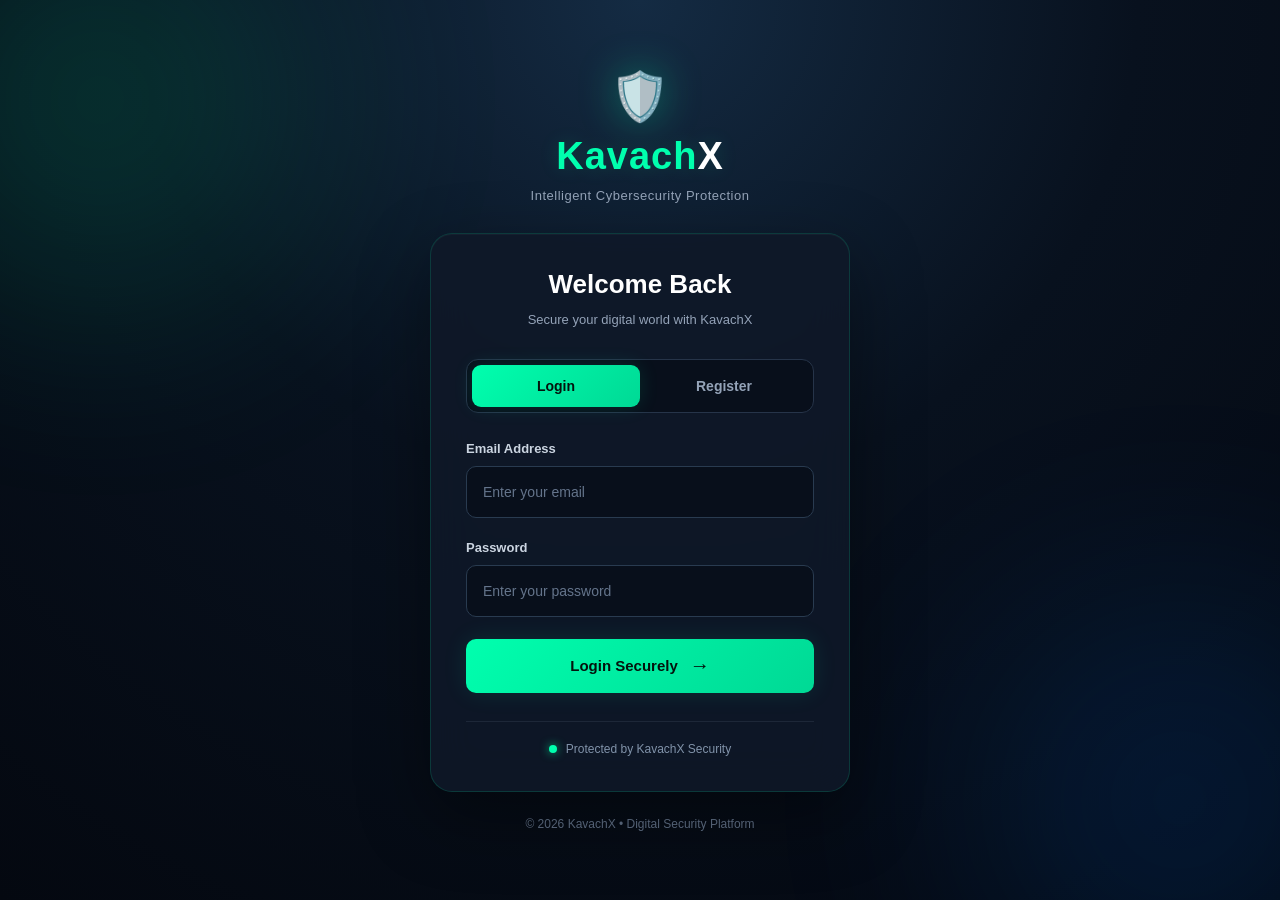
<file: index.html>
<!DOCTYPE html>
<html lang="en">
<head>
    <meta charset="UTF-8">
    <meta name="viewport" content="width=device-width, initial-scale=1.0">

    <title>KavachX | Secure Access</title>

    <link rel="stylesheet" href="style.css">
</head>

<body class="auth-page">

    <div class="auth-background">
        <div class="glow glow-one"></div>
        <div class="glow glow-two"></div>
    </div>

    <main class="auth-container">

        <!-- BRAND -->
        <div class="auth-brand">
            <div class="auth-shield">🛡️</div>

            <h1>Kavach<span>X</span></h1>

            <p class="brand-tagline">
                Intelligent Cybersecurity Protection
            </p>
        </div>

        <!-- AUTH CARD -->
        <section class="auth-card">

            <div class="auth-heading">
                <h2>Welcome Back</h2>

                <p>
                    Secure your digital world with KavachX
                </p>
            </div>

            <!-- TABS -->
            <div class="auth-tabs">

                <button
                    type="button"
                    id="loginTab"
                    class="auth-tab active"
                    onclick="showLogin()">
                    Login
                </button>

                <button
                    type="button"
                    id="registerTab"
                    class="auth-tab"
                    onclick="showRegister()">
                    Register
                </button>

            </div>

            <!-- LOGIN FORM -->
            <form id="loginForm">

                <div class="form-group">
                    <label for="loginEmail">Email Address</label>

                    <input
                        type="email"
                        id="loginEmail"
                        placeholder="Enter your email"
                        required>
                </div>

                <div class="form-group">
                    <label for="loginPassword">Password</label>

                    <input
                        type="password"
                        id="loginPassword"
                        placeholder="Enter your password"
                        required>
                </div>

                <button type="submit" class="auth-submit">
                    Login Securely
                    <span>→</span>
                </button>

            </form>

            <!-- REGISTER FORM -->
            <form id="registerForm" style="display:none;">

                <div class="form-group">
                    <label for="fullName">Full Name</label>

                    <input
                        type="text"
                        id="fullName"
                        placeholder="Enter your full name"
                        required>
                </div>

                <div class="form-group">
                    <label for="registerEmail">Email Address</label>

                    <input
                        type="email"
                        id="registerEmail"
                        placeholder="Enter your email"
                        required>
                </div>

                <div class="form-group">
                    <label for="registerPassword">Password</label>

                    <input
                        type="password"
                        id="registerPassword"
                        placeholder="Create a password"
                        required>
                </div>

                <button type="submit" class="auth-submit">
                    Create Account
                    <span>→</span>
                </button>

            </form>

            <!-- MESSAGE -->
            <div id="message" class="auth-message"></div>

            <!-- SECURITY FOOTER -->
            <div class="auth-security">

                <span class="security-dot"></span>

                <p>
                    Protected by KavachX Security
                </p>

            </div>

        </section>

        <footer class="auth-footer">
            © 2026 KavachX • Digital Security Platform
        </footer>

    </main>

    <script src="script.js"></script>

</body>
</html>
</file>
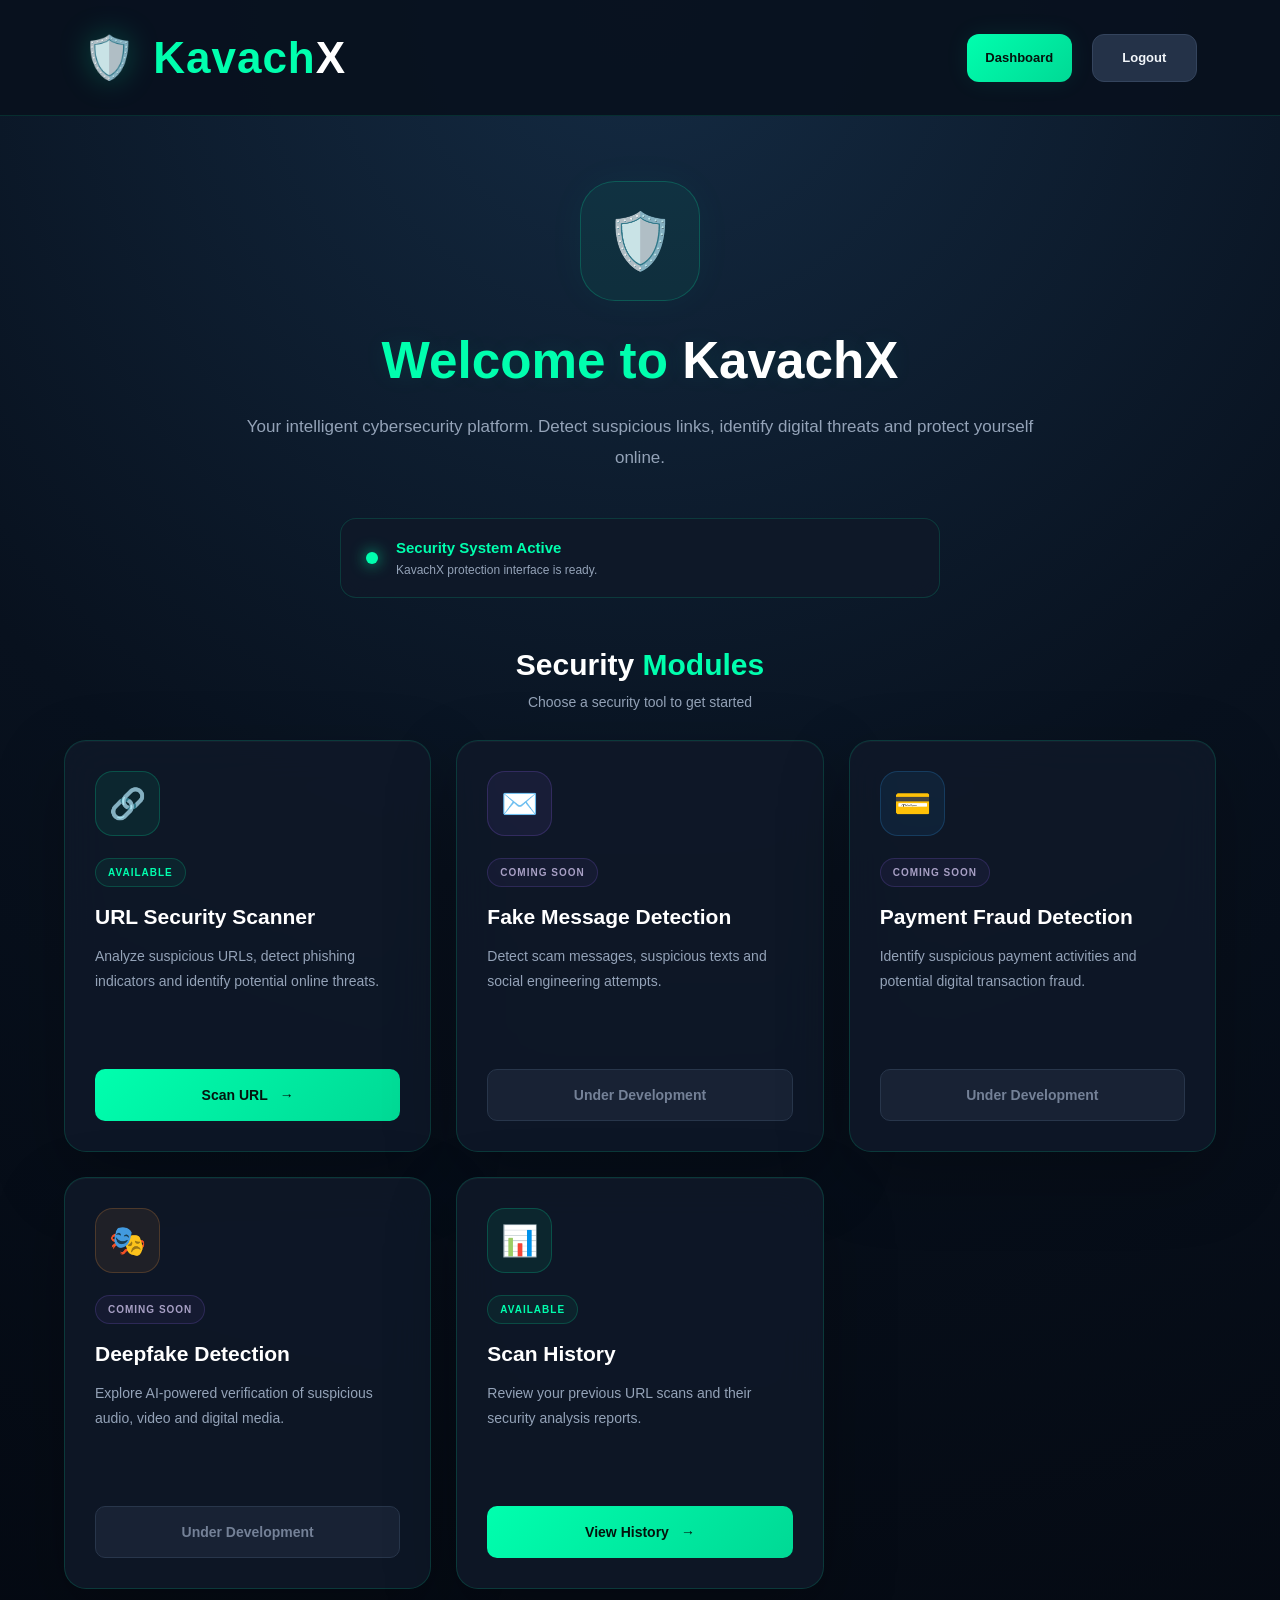
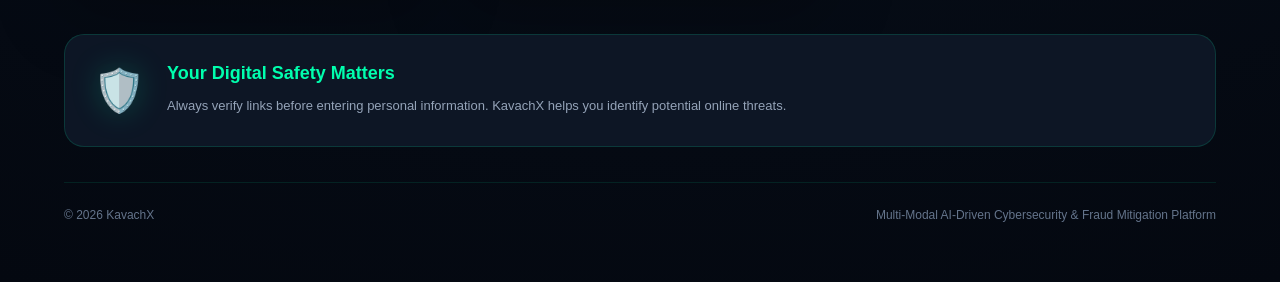
<file: dashboard.html>
<!DOCTYPE html>
<html lang="en">
<head>
    <meta charset="UTF-8">
    <meta name="viewport" content="width=device-width, initial-scale=1.0">

    <title>KavachX | Dashboard</title>

    <link rel="stylesheet" href="dashboard.css">
</head>

<body class="dashboard-page">

    <!-- NAVBAR -->
    <header class="navbar">

        <div class="brand">
            <div class="brand-shield">🛡️</div>
            <h1><span>Kavach</span>X</h1>
        </div>

        <div class="nav-actions">
            <button class="dashboard-nav-btn active">
                Dashboard
            </button>

            <button class="logout-nav-btn" onclick="logout()">
                Logout
            </button>
        </div>

    </header>


    <!-- MAIN DASHBOARD -->
    <main class="dashboard-container">

        <!-- WELCOME SECTION -->
        <section class="welcome-section">

            <div class="welcome-icon">
                🛡️
            </div>

            <h2>Welcome to <span>KavachX</span></h2>

            <p>
                Your intelligent cybersecurity platform.
                Detect suspicious links, identify digital threats
                and protect yourself online.
            </p>

        </section>


        <!-- SECURITY STATUS -->
        <section class="security-status">

            <div class="status-indicator"></div>

            <div>
                <h3>Security System Active</h3>
                <p>KavachX protection interface is ready.</p>
            </div>

        </section>


        <!-- MODULES -->
        <section class="modules-section">

            <div class="section-heading">
                <h2>Security <span>Modules</span></h2>

                <p>Choose a security tool to get started</p>
            </div>


            <div class="modules-grid">

                <!-- URL SCANNER -->
                <div class="module-card">

                    <div class="module-icon green-icon">
                        🔗
                    </div>

                    <div class="module-status available">
                        AVAILABLE
                    </div>

                    <h3>URL Security Scanner</h3>

                    <p>
                        Analyze suspicious URLs, detect phishing
                        indicators and identify potential online threats.
                    </p>

                    <button class="module-button"
                            onclick="openURLScanner()">
                        Scan URL <span>→</span>
                    </button>

                </div>


                <!-- MESSAGE DETECTION -->
                <div class="module-card">

                    <div class="module-icon purple-icon">
                        ✉️
                    </div>

                    <div class="module-status coming">
                        COMING SOON
                    </div>

                    <h3>Fake Message Detection</h3>

                    <p>
                        Detect scam messages, suspicious texts
                        and social engineering attempts.
                    </p>

                    <button class="module-button disabled"
                            disabled>
                        Under Development
                    </button>

                </div>


                <!-- PAYMENT FRAUD -->
                <div class="module-card">

                    <div class="module-icon blue-icon">
                        💳
                    </div>

                    <div class="module-status coming">
                        COMING SOON
                    </div>

                    <h3>Payment Fraud Detection</h3>

                    <p>
                        Identify suspicious payment activities
                        and potential digital transaction fraud.
                    </p>

                    <button class="module-button disabled"
                            disabled>
                        Under Development
                    </button>

                </div>


                <!-- DEEPFAKE -->
                <div class="module-card">

                    <div class="module-icon orange-icon">
                        🎭
                    </div>

                    <div class="module-status coming">
                        COMING SOON
                    </div>

                    <h3>Deepfake Detection</h3>

                    <p>
                        Explore AI-powered verification of suspicious
                        audio, video and digital media.
                    </p>

                    <button class="module-button disabled"
                            disabled>
                        Under Development
                    </button>

                </div>


                <!-- HISTORY -->
                <div class="module-card">

                    <div class="module-icon green-icon">
                        📊
                    </div>

                    <div class="module-status available">
                        AVAILABLE
                    </div>

                    <h3>Scan History</h3>

                    <p>
                        Review your previous URL scans
                        and their security analysis reports.
                    </p>

                    <button class="module-button"
                            onclick="openHistory()">
                        View History <span>→</span>
                    </button>

                </div>

            </div>

        </section>


        <!-- SECURITY FOOTER PANEL -->
        <section class="security-banner">

            <div class="security-banner-icon">
                🛡️
            </div>

            <div>
                <h3>Your Digital Safety Matters</h3>

                <p>
                    Always verify links before entering personal information.
                    KavachX helps you identify potential online threats.
                </p>
            </div>

        </section>


        <!-- FOOTER -->
        <footer class="dashboard-footer">
            <p>© 2026 KavachX</p>

            <p>
                Multi-Modal AI-Driven Cybersecurity & Fraud Mitigation Platform
            </p>
        </footer>

    </main>


    <script src="dashboard.js"></script>

</body>
</html>
</file>
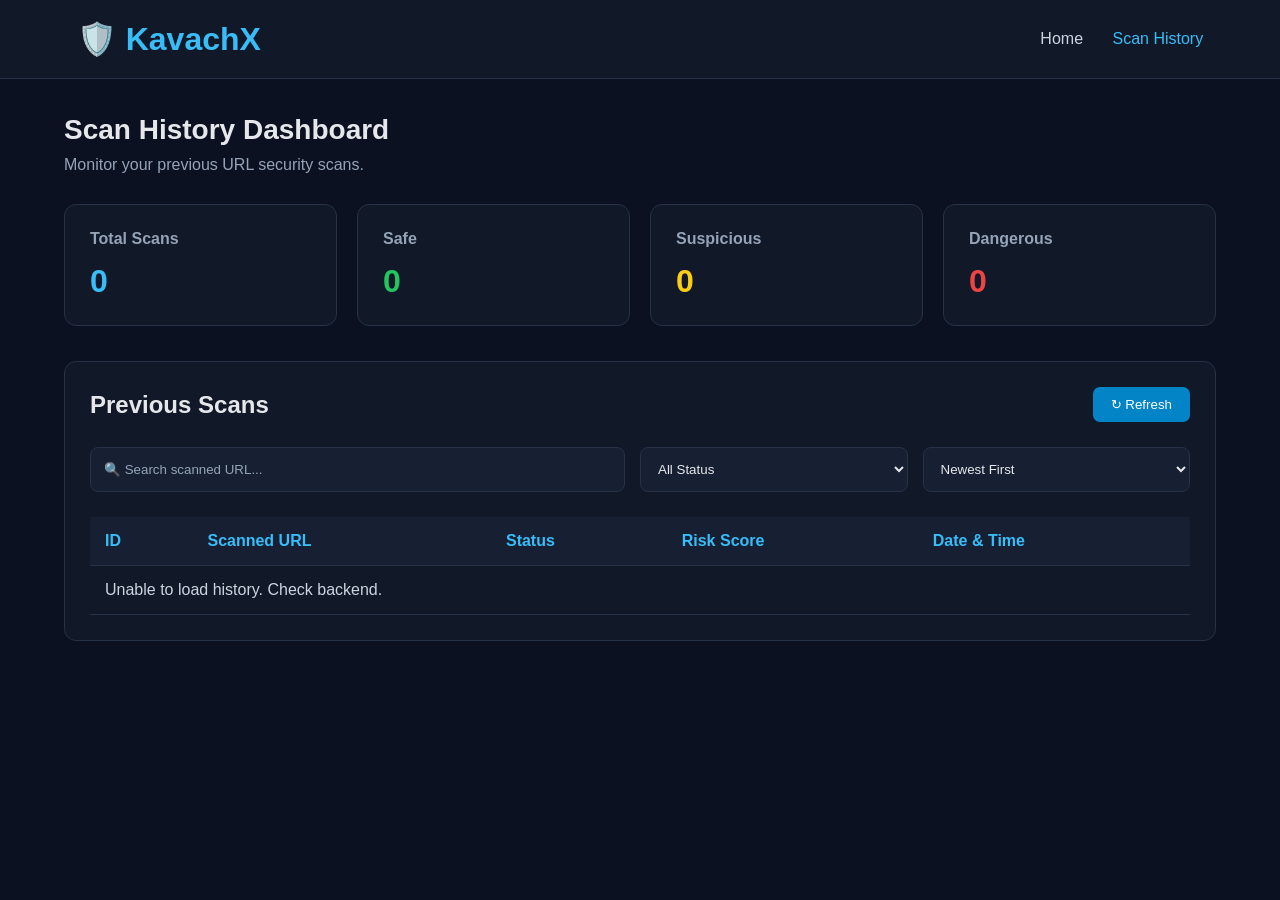
<file: scan-history.html>
<!DOCTYPE html>
<html lang="en">
<head>
    <meta charset="UTF-8">
    <meta name="viewport" content="width=device-width, initial-scale=1.0">
    <title>KavachX | Scan History</title>
    <link rel="stylesheet" href="scan-history.css">
</head>
<body>

    <header class="header">
        <h1>🛡️ KavachX</h1>

        <nav>
            <a href="index.html">Home</a>
            <a href="scan-history.html" class="active">Scan History</a>
        </nav>
    </header>

    <main class="container">

        <section class="welcome">
            <h2>Scan History Dashboard</h2>
            <p>Monitor your previous URL security scans.</p>
        </section>

        <section class="stats">

            <div class="stat-card">
                <h3>Total Scans</h3>
                <p id="totalScans">0</p>
            </div>

            <div class="stat-card safe">
                <h3>Safe</h3>
                <p id="safeScans">0</p>
            </div>

            <div class="stat-card suspicious">
                <h3>Suspicious</h3>
                <p id="suspiciousScans">0</p>
            </div>

            <div class="stat-card dangerous">
                <h3>Dangerous</h3>
                <p id="dangerousScans">0</p>
            </div>

        </section>

        <section class="history-section">

            <div class="history-heading">
                <h2>Previous Scans</h2>
                <button onclick="loadHistory()">↻ Refresh</button>
            </div>

            <div class="filter-controls">

                <input
                    type="text"
                    id="searchInput"
                    placeholder="🔍 Search scanned URL..."
                >

                <select id="statusFilter">
                    <option value="All">All Status</option>
                    <option value="Safe">Safe</option>
                    <option value="Suspicious">Suspicious</option>
                    <option value="Dangerous">Dangerous</option>
                </select>

                <select id="sortFilter">
                    <option value="newest">Newest First</option>
                    <option value="oldest">Oldest First</option>
                    <option value="risk-high">Highest Risk</option>
                    <option value="risk-low">Lowest Risk</option>
                </select>

            </div>

            <div class="table-wrapper">

                <table>
                    <thead>
                        <tr>
                            <th>ID</th>
                            <th>Scanned URL</th>
                            <th>Status</th>
                            <th>Risk Score</th>
                            <th>Date & Time</th>
                        </tr>
                    </thead>

                    <tbody id="historyTable">
                        <tr>
                            <td colspan="5">Loading scan history...</td>
                        </tr>
                    </tbody>
                </table>

            </div>

        </section>

    </main>

    <script src="scan-history.js"></script>

</body>
</html>
</file>
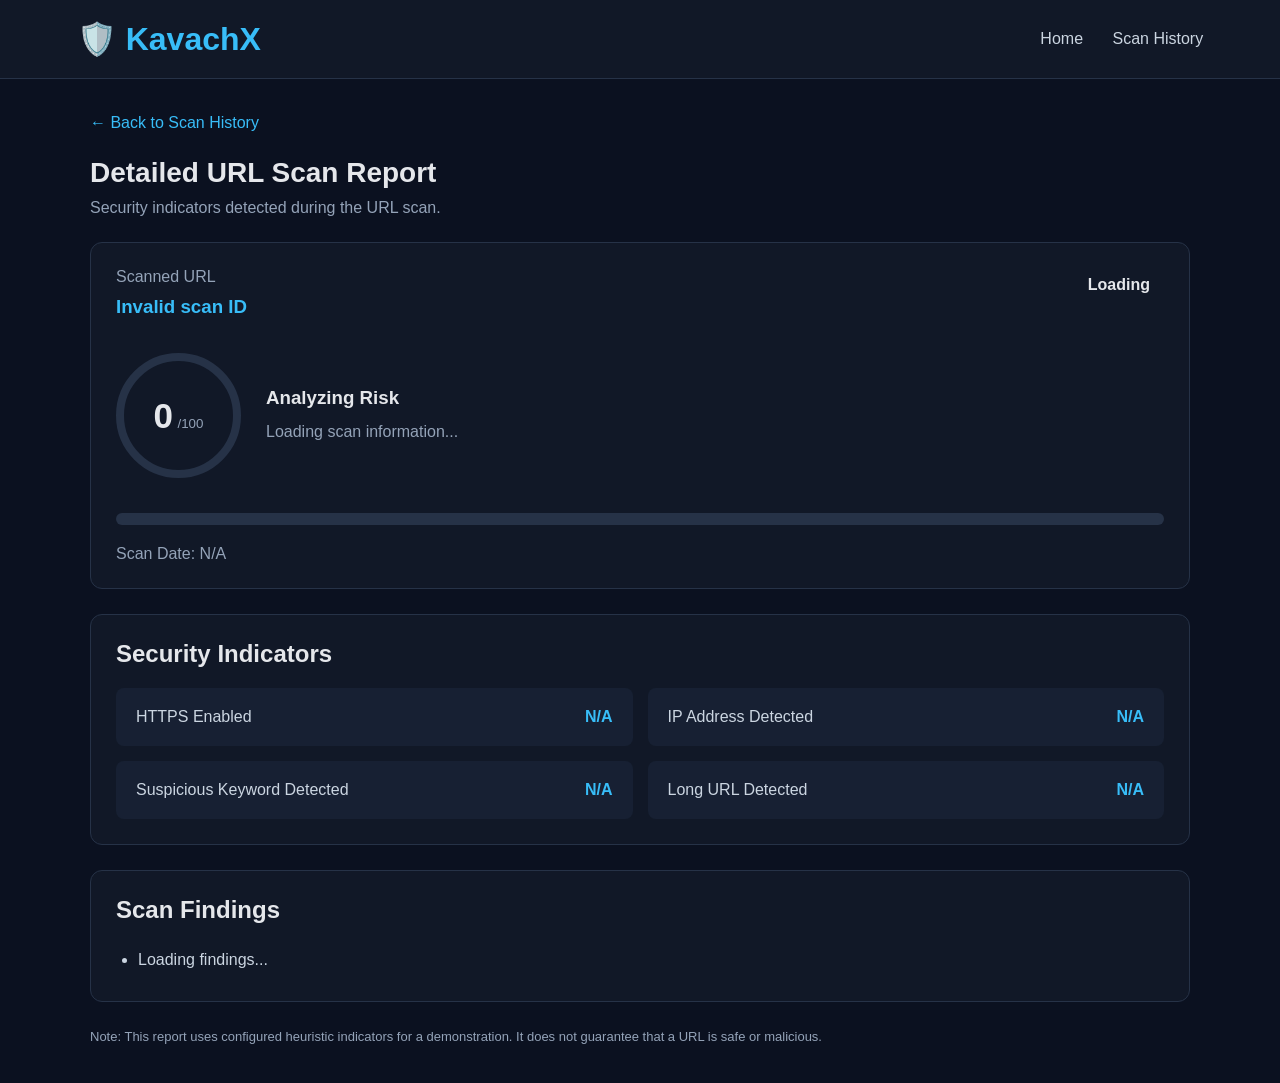
<file: scan-report.html>
<!DOCTYPE html>
<html lang="en">
<head>
    <meta charset="UTF-8">
    <meta name="viewport" content="width=device-width, initial-scale=1.0">
    <title>KavachX | Scan Report</title>
    <link rel="stylesheet" href="scan-report.css">
</head>
<body>

<header class="header">
    <h1>🛡️ KavachX</h1>
    <nav>
        <a href="index.html">Home</a>
        <a href="scan-history.html">Scan History</a>
    </nav>
</header>

<main class="container">

    <a class="back-link" href="scan-history.html">← Back to Scan History</a>

    <section class="heading">
        <h2>Detailed URL Scan Report</h2>
        <p>Security indicators detected during the URL scan.</p>
    </section>

    <section class="report-card">

        <div class="report-top">
            <div>
                <p class="label">Scanned URL</p>
                <h3 id="scannedUrl">Loading...</h3>
            </div>

            <span id="statusBadge" class="status">Loading</span>
        </div>

        <div class="score-section">
            <div class="score-circle" id="scoreCircle">
                <div>
                    <span id="riskScore">0</span>
                    <small>/100</small>
                </div>
            </div>

            <div>
                <h3 id="riskTitle">Analyzing Risk</h3>
                <p id="riskDescription">
                    Loading scan information...
                </p>
            </div>
        </div>

        <div class="meter">
            <div id="riskMeter"></div>
        </div>

        <p class="scan-date">
            Scan Date: <span id="scanDate">N/A</span>
        </p>

    </section>

    <section class="report-card">
        <h2>Security Indicators</h2>

        <div class="indicator-grid">

            <div class="indicator">
                <span>HTTPS Enabled</span>
                <strong id="httpsStatus">N/A</strong>
            </div>

            <div class="indicator">
                <span>IP Address Detected</span>
                <strong id="ipStatus">N/A</strong>
            </div>

            <div class="indicator">
                <span>Suspicious Keyword Detected</span>
                <strong id="keywordStatus">N/A</strong>
            </div>

            <div class="indicator">
                <span>Long URL Detected</span>
                <strong id="longUrlStatus">N/A</strong>
            </div>

        </div>
    </section>

    <section class="report-card">
        <h2>Scan Findings</h2>
        <ul id="findingsList">
            <li>Loading findings...</li>
        </ul>
    </section>

    <p class="disclaimer">
        Note: This report uses configured heuristic indicators for a
        demonstration. It does not guarantee that a URL is safe or malicious.
    </p>

</main>

<script src="scan-report.js"></script>

</body>
</html>
</file>
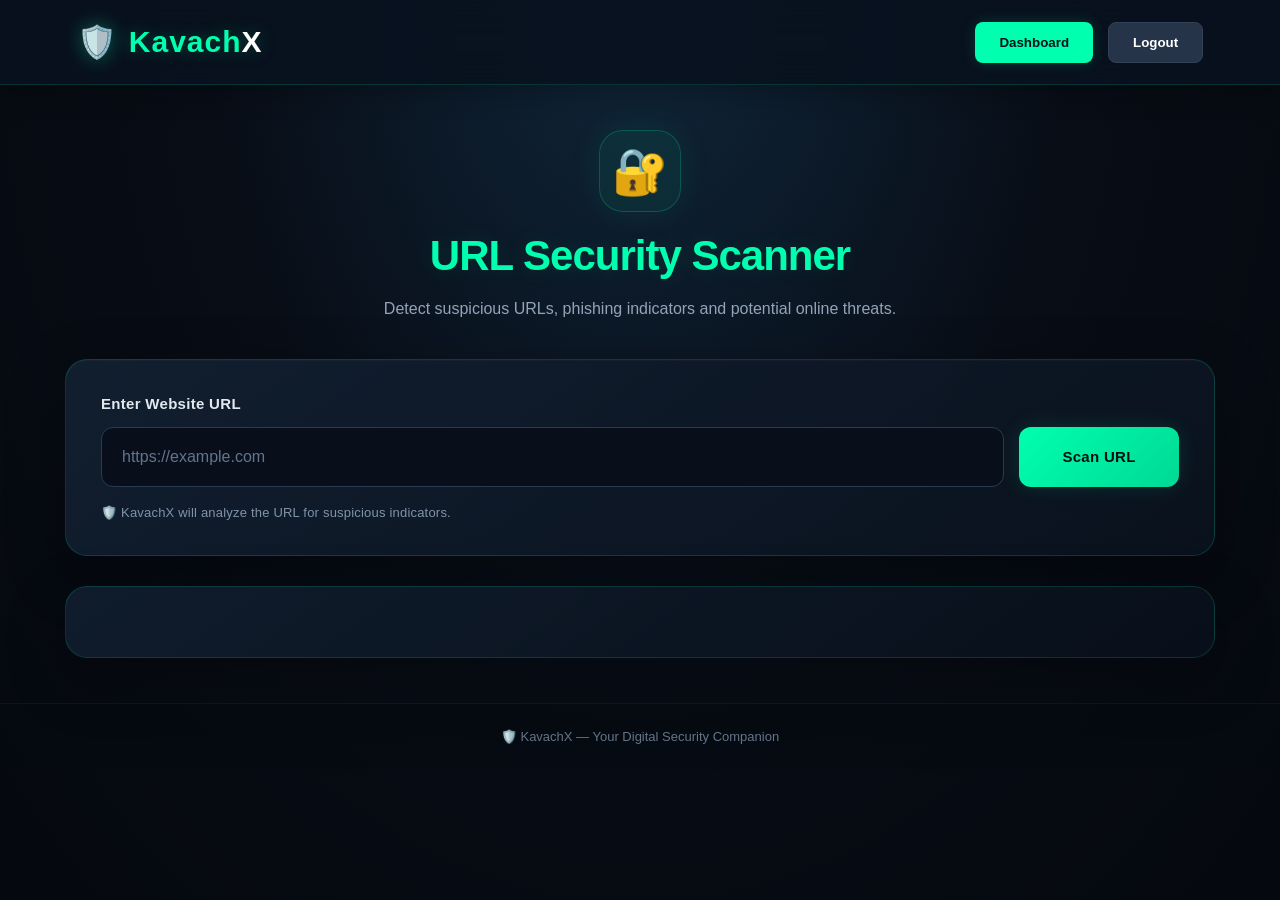
<file: url-scanner.html>
<!DOCTYPE html>
<html lang="en">
<head>
    <meta charset="UTF-8">
    <meta name="viewport" content="width=device-width, initial-scale=1.0">

    <title>KavachX | URL Scanner</title>

    <link rel="stylesheet" href="style.css">
    <link rel="stylesheet" href="dashboard.css">
    <link rel="stylesheet" href="url-scanner.css">
</head>

<body class="scanner-page">

    <!-- TOP NAVBAR -->
    <header class="scanner-navbar">

        <div class="scanner-brand">
            <span class="brand-shield">🛡️</span>
            <h1>Kavach<span>X</span></h1>
        </div>

        <nav class="scanner-nav-links">
            <button class="nav-dashboard"
                onclick="window.location.href='dashboard.html'">
                Dashboard
            </button>

            <button class="nav-logout" onclick="logout()">
                Logout
            </button>
        </nav>

    </header>

    <!-- MAIN CONTENT -->
    <main class="scanner-main">

        <section class="scanner-heading">
            <div class="scanner-icon">🔐</div>

            <h2>URL Security Scanner</h2>

            <p>
                Detect suspicious URLs, phishing indicators
                and potential online threats.
            </p>
        </section>

        <!-- SCAN INPUT -->
        <section class="scanner-input-card">

            <label for="urlInput">Enter Website URL</label>

            <div class="scanner-input-row">

                <input
                    type="text"
                    id="urlInput"
                    placeholder="https://example.com"
                >

                <button
                    id="scanButton"
                    onclick="scanURL()">
                    Scan URL
                </button>

            </div>

            <p class="scanner-note">
                🛡️ KavachX will analyze the URL for suspicious indicators.
            </p>

        </section>

        <!-- SCAN RESULT -->
        <section id="scanResult" class="scanner-result">

        </section>

    </main>

    <footer class="scanner-footer">
        <p>🛡️ KavachX — Your Digital Security Companion</p>
    </footer>

    <!-- LOAD SCRIPTS ONLY ONCE -->
    <script src="url-scanner.js"></script>
    <script src="dashboard.js"></script>

</body>
</html>
</file>
<file: style.css>
/* =====================================
   KAVACHX PREMIUM AUTHENTICATION UI
===================================== */

* {
    margin: 0;
    padding: 0;
    box-sizing: border-box;
}

.auth-page {
    min-height: 100vh;
    width: 100%;

    display: flex;
    align-items: center;
    justify-content: center;

    font-family: Arial, Helvetica, sans-serif;

    background:
        radial-gradient(
            circle at top,
            #142b43 0%,
            #08111e 45%,
            #040810 100%
        );

    color: #f1f5f9;

    overflow-x: hidden;
}

/* BACKGROUND GLOW */

.auth-background {
    position: fixed;
    inset: 0;
    overflow: hidden;
    pointer-events: none;
}

.glow {
    position: absolute;
    width: 400px;
    height: 400px;

    border-radius: 50%;
    filter: blur(120px);

    opacity: 0.15;
}

.glow-one {
    background: #00ffae;
    top: -100px;
    left: -100px;
}

.glow-two {
    background: #0077ff;
    bottom: -100px;
    right: -100px;
}

/* MAIN CONTAINER */

.auth-container {
    position: relative;
    z-index: 2;

    width: 100%;
    max-width: 460px;

    padding: 35px 20px;
}

/* BRAND */

.auth-brand {
    text-align: center;
    margin-bottom: 30px;
}

.auth-shield {
    font-size: 48px;
    margin-bottom: 10px;

    filter: drop-shadow(
        0 0 20px rgba(0, 255, 174, 0.35)
    );
}

.auth-brand h1 {
    font-size: 38px;
    font-weight: 800;
    letter-spacing: 1px;

    color: #00ffae;

    text-shadow:
        0 0 20px rgba(0, 255, 174, 0.15);
}

.auth-brand h1 span {
    color: #ffffff;
}

.brand-tagline {
    margin-top: 10px;

    font-size: 13px;
    color: #94a3b8;
    letter-spacing: 0.5px;
}

/* AUTH CARD */

.auth-card {
    padding: 35px;

    background: rgba(15, 25, 40, 0.88);

    border: 1px solid rgba(0, 255, 174, 0.15);

    border-radius: 22px;

    backdrop-filter: blur(20px);

    box-shadow:
        0 25px 70px rgba(0, 0, 0, 0.4),
        inset 0 1px 0 rgba(255, 255, 255, 0.03);
}

/* HEADING */

.auth-heading {
    text-align: center;
    margin-bottom: 28px;
}

.auth-heading h2 {
    font-size: 26px;
    color: #ffffff;
}

.auth-heading p {
    font-size: 13px;
    color: #94a3b8;
    margin-top: 10px;
    line-height: 1.6;
}

/* TABS */

.auth-tabs {
    display: flex;

    padding: 5px;

    background: #080f1b;

    border: 1px solid #263449;
    border-radius: 12px;

    margin-bottom: 28px;
}

.auth-tab {
    flex: 1;

    padding: 13px;

    border: none;
    border-radius: 9px;

    background: transparent;

    color: #94a3b8;

    font-size: 14px;
    font-weight: bold;

    cursor: pointer;

    transition: all 0.25s ease;
}

.auth-tab.active {
    background: linear-gradient(
        135deg,
        #00ffae,
        #00d995
    );

    color: #04130d;

    box-shadow:
        0 0 20px rgba(0, 255, 174, 0.12);
}

.auth-tab:hover:not(.active) {
    color: #ffffff;
}

/* FORM */

.form-group {
    margin-bottom: 22px;
}

.form-group label {
    display: block;

    margin-bottom: 10px;

    color: #cbd5e1;

    font-size: 13px;
    font-weight: bold;
}

.form-group input {
    width: 100%;
    height: 52px;

    padding: 0 16px;

    background: #080f1b;

    border: 1px solid #293b50;
    border-radius: 10px;

    color: #ffffff;

    font-size: 14px;

    outline: none;

    transition: all 0.25s ease;
}

.form-group input::placeholder {
    color: #64748b;
}

.form-group input:focus {
    border-color: #00ffae;

    box-shadow:
        0 0 0 3px rgba(0, 255, 174, 0.06),
        0 0 20px rgba(0, 255, 174, 0.05);
}

/* SUBMIT BUTTON */

.auth-submit {
    width: 100%;
    height: 54px;

    display: flex;
    justify-content: center;
    align-items: center;

    gap: 12px;

    background: linear-gradient(
        135deg,
        #00ffae,
        #00d995
    );

    border: none;
    border-radius: 10px;

    color: #04130d;

    font-size: 15px;
    font-weight: 800;

    cursor: pointer;

    box-shadow:
        0 0 25px rgba(0, 255, 174, 0.1);

    transition: all 0.25s ease;
}

.auth-submit span {
    font-size: 20px;
}

.auth-submit:hover {
    transform: translateY(-2px);

    box-shadow:
        0 0 30px rgba(0, 255, 174, 0.25);
}

.auth-submit:active {
    transform: scale(0.98);
}

/* MESSAGE */

.auth-message {
    margin-top: 18px;

    text-align: center;

    font-size: 13px;
    line-height: 1.6;

    color: #00ffae;
}

/* SECURITY FOOTER */

.auth-security {
    display: flex;
    align-items: center;
    justify-content: center;

    gap: 9px;

    margin-top: 28px;
    padding-top: 20px;

    border-top: 1px solid rgba(148, 163, 184, 0.12);
}

.security-dot {
    width: 8px;
    height: 8px;

    border-radius: 50%;

    background: #00ffae;

    box-shadow:
        0 0 10px rgba(0, 255, 174, 0.7);
}

.auth-security p {
    color: #8193aa;
    font-size: 12px;
}

/* FOOTER */

.auth-footer {
    text-align: center;

    margin-top: 25px;

    color: #64748b;
    font-size: 12px;
}

/* RESPONSIVE */

@media (max-width: 480px) {

    .auth-container {
        padding: 25px 15px;
    }

    .auth-card {
        padding: 25px 20px;
        border-radius: 18px;
    }

    .auth-brand h1 {
        font-size: 32px;
    }

    .auth-heading h2 {
        font-size: 23px;
    }
}
</file>
<file: dashboard.css>
/* ========================================
   KAVACHX DASHBOARD
   Same Design as URL Scanner
======================================== */

* {
    margin: 0;
    padding: 0;
    box-sizing: border-box;
}

.dashboard-page {
    min-height: 100vh;
    font-family: Arial, Helvetica, sans-serif;

    background:
        radial-gradient(
            circle at top,
            #142b43 0%,
            #08111e 45%,
            #040810 100%
        );

    color: #f1f5f9;
    overflow-x: hidden;
}

/* NAVBAR */

.navbar {
    width: 100%;
    min-height: 116px;

    padding: 25px 6.5%;

    display: flex;
    justify-content: space-between;
    align-items: center;

    background: rgba(8, 17, 30, 0.92);

    border-bottom: 1px solid rgba(0, 255, 174, 0.12);
}

/* BRAND */

.brand {
    display: flex;
    align-items: center;
    gap: 18px;
}

.brand-shield {
    font-size: 42px;

    filter: drop-shadow(
        0 0 15px rgba(0, 255, 174, 0.25)
    );
}

.brand h1 {
    font-size: 44px;
    font-weight: 800;
    letter-spacing: 1px;
    color: #ffffff;
}

.brand h1 span {
    color: #00ffae;
}

/* NAV BUTTONS */

.nav-actions {
    display: flex;
    align-items: center;
    gap: 20px;
}

.dashboard-nav-btn,
.logout-nav-btn {
    min-width: 105px;
    height: 48px;

    border-radius: 12px;

    font-size: 13px;
    font-weight: 700;

    cursor: pointer;
    transition: all 0.25s ease;
}

.dashboard-nav-btn {
    background: linear-gradient(
        135deg,
        #00ffae,
        #00d995
    );

    color: #04130d;
    border: none;

    box-shadow:
        0 0 25px rgba(0, 255, 174, 0.08);
}

.dashboard-nav-btn:hover {
    box-shadow:
        0 0 30px rgba(0, 255, 174, 0.25);
}

.logout-nav-btn {
    background: #243248;
    color: #f1f5f9;

    border: 1px solid #34445d;
}

.logout-nav-btn:hover {
    background: #30415a;
}

/* MAIN CONTAINER */

.dashboard-container {
    width: 90%;
    max-width: 1600px;

    margin: auto;
    padding: 65px 0 35px;
}

/* WELCOME */

.welcome-section {
    text-align: center;
    margin-bottom: 45px;
}

.welcome-icon {
    width: 120px;
    height: 120px;

    display: flex;
    justify-content: center;
    align-items: center;

    margin: 0 auto 30px;

    background: rgba(0, 255, 174, 0.06);

    border: 1px solid rgba(0, 255, 174, 0.2);

    border-radius: 35px;

    font-size: 55px;

    box-shadow:
        0 0 40px rgba(0, 255, 174, 0.04);
}

.welcome-section h2 {
    font-size: clamp(32px, 4vw, 55px);
    font-weight: 800;

    color: #00ffae;

    margin-bottom: 22px;

    text-shadow:
        0 0 25px rgba(0, 255, 174, 0.08);
}

.welcome-section h2 span {
    color: #ffffff;
}

.welcome-section p {
    max-width: 800px;

    margin: auto;

    color: #94a3b8;

    font-size: 17px;
    line-height: 1.8;
}

/* SECURITY STATUS */

.security-status {
    display: flex;
    align-items: center;
    gap: 18px;

    max-width: 600px;

    margin: 0 auto 50px;

    padding: 20px 25px;

    background: rgba(15, 25, 40, 0.88);

    border: 1px solid rgba(0, 255, 174, 0.15);

    border-radius: 16px;

    backdrop-filter: blur(20px);
}

.status-indicator {
    width: 12px;
    height: 12px;

    flex-shrink: 0;

    background: #00ffae;
    border-radius: 50%;

    box-shadow:
        0 0 15px rgba(0, 255, 174, 0.8);
}

.security-status h3 {
    font-size: 15px;
    color: #00ffae;

    margin-bottom: 7px;
}

.security-status p {
    color: #94a3b8;
    font-size: 12px;
}

/* SECTION */

.modules-section {
    margin-bottom: 45px;
}

.section-heading {
    text-align: center;
    margin-bottom: 30px;
}

.section-heading h2 {
    font-size: 30px;
    color: #ffffff;

    margin-bottom: 12px;
}

.section-heading h2 span {
    color: #00ffae;
}

.section-heading p {
    color: #94a3b8;
    font-size: 14px;
}

/* MODULE GRID */

.modules-grid {
    display: grid;

    grid-template-columns: repeat(
        3,
        minmax(0, 1fr)
    );

    gap: 25px;
}

/* GLASS CARD */

.module-card {
    position: relative;

    padding: 30px;

    background: rgba(15, 25, 40, 0.88);

    border: 1px solid rgba(0, 255, 174, 0.15);

    border-radius: 22px;

    backdrop-filter: blur(20px);

    box-shadow:
        0 25px 70px rgba(0, 0, 0, 0.25),
        inset 0 1px 0 rgba(255, 255, 255, 0.03);

    transition: all 0.3s ease;
}

.module-card:hover {
    transform: translateY(-5px);

    border-color: rgba(0, 255, 174, 0.3);

    box-shadow:
        0 0 30px rgba(0, 255, 174, 0.05);
}

/* MODULE ICON */

.module-icon {
    width: 65px;
    height: 65px;

    display: flex;
    align-items: center;
    justify-content: center;

    border-radius: 18px;

    font-size: 30px;

    margin-bottom: 22px;
}

.green-icon {
    background: rgba(0, 255, 174, 0.07);
    border: 1px solid rgba(0, 255, 174, 0.2);
}

.purple-icon {
    background: rgba(155, 107, 255, 0.08);
    border: 1px solid rgba(155, 107, 255, 0.2);
}

.blue-icon {
    background: rgba(54, 170, 255, 0.08);
    border: 1px solid rgba(54, 170, 255, 0.2);
}

.orange-icon {
    background: rgba(255, 156, 61, 0.08);
    border: 1px solid rgba(255, 156, 61, 0.2);
}

/* MODULE STATUS */

.module-status {
    display: inline-block;

    font-size: 10px;
    font-weight: 700;
    letter-spacing: 1px;

    padding: 8px 12px;

    border-radius: 25px;

    margin-bottom: 18px;
}

.available {
    color: #00ffae;

    background: rgba(0, 255, 174, 0.06);

    border: 1px solid rgba(0, 255, 174, 0.18);
}

.coming {
    color: #a8a0c5;

    background: rgba(155, 107, 255, 0.06);

    border: 1px solid rgba(155, 107, 255, 0.18);
}

/* MODULE CONTENT */

.module-card h3 {
    color: #ffffff;

    font-size: 21px;
    font-weight: 700;

    margin-bottom: 15px;
}

.module-card p {
    color: #94a3b8;

    font-size: 14px;
    line-height: 1.8;

    min-height: 100px;

    margin-bottom: 25px;
}

/* MODULE BUTTON */

.module-button {
    width: 100%;
    height: 52px;

    display: flex;
    justify-content: center;
    align-items: center;

    gap: 12px;

    background: linear-gradient(
        135deg,
        #00ffae,
        #00d995
    );

    color: #04130d;

    border: none;
    border-radius: 10px;

    font-size: 14px;
    font-weight: 800;

    cursor: pointer;

    transition: all 0.25s ease;
}

.module-button:hover:not(:disabled) {
    transform: translateY(-2px);

    box-shadow:
        0 0 30px rgba(0, 255, 174, 0.2);
}

.module-button.disabled {
    background: #182234;

    color: #748197;

    border: 1px solid #28364b;

    cursor: not-allowed;
}

/* SECURITY BANNER */

.security-banner {
    display: flex;
    align-items: center;
    gap: 22px;

    padding: 28px;

    background: rgba(15, 25, 40, 0.88);

    border: 1px solid rgba(0, 255, 174, 0.15);

    border-radius: 20px;

    backdrop-filter: blur(20px);

    margin-bottom: 35px;
}

.security-banner-icon {
    font-size: 42px;

    filter: drop-shadow(
        0 0 15px rgba(0, 255, 174, 0.2)
    );
}

.security-banner h3 {
    color: #00ffae;

    font-size: 18px;

    margin-bottom: 10px;
}

.security-banner p {
    color: #94a3b8;

    font-size: 13px;
    line-height: 1.8;
}

/* FOOTER */

.dashboard-footer {
    display: flex;
    justify-content: space-between;

    gap: 20px;

    padding: 25px 0;

    border-top: 1px solid rgba(0, 255, 174, 0.1);
}

.dashboard-footer p {
    color: #64748b;
    font-size: 12px;
}

/* RESPONSIVE */

@media (max-width: 1100px) {
    .modules-grid {
        grid-template-columns: repeat(2, minmax(0, 1fr));
    }

    .dashboard-container {
        width: 92%;
    }
}

@media (max-width: 700px) {
    .navbar {
        padding: 20px 5%;
        min-height: 90px;
    }

    .brand {
        gap: 10px;
    }

    .brand h1 {
        font-size: 28px;
    }

    .brand-shield {
        font-size: 30px;
    }

    .nav-actions {
        gap: 8px;
    }

    .dashboard-nav-btn,
    .logout-nav-btn {
        min-width: 75px;
        height: 40px;

        font-size: 11px;
    }

    .dashboard-container {
        width: 92%;
        padding-top: 40px;
    }

    .welcome-icon {
        width: 90px;
        height: 90px;

        font-size: 42px;
        border-radius: 25px;
    }

    .welcome-section h2 {
        font-size: 32px;
    }

    .welcome-section p {
        font-size: 14px;
    }

    .modules-grid {
        grid-template-columns: 1fr;
    }

    .module-card {
        padding: 25px;
    }

    .security-banner {
        align-items: flex-start;
        flex-direction: column;
    }

    .dashboard-footer {
        flex-direction: column;
    }
}

@media (max-width: 400px) {
    .brand h1 {
        font-size: 23px;
    }

    .brand-shield {
        font-size: 26px;
    }

    .dashboard-nav-btn,
    .logout-nav-btn {
        min-width: 65px;
    }
}
</file>
<file: scan-history.css>
* {
    margin: 0;
    padding: 0;
    box-sizing: border-box;
}

body {
    font-family: Arial, sans-serif;
    background: #0b1120;
    color: #e5e7eb;
}

.header {
    background: #111827;
    padding: 20px 6%;
    display: flex;
    justify-content: space-between;
    align-items: center;
    border-bottom: 1px solid #263247;
}

.header h1 {
    color: #38bdf8;
}

nav a {
    color: #cbd5e1;
    text-decoration: none;
    margin-left: 25px;
}

nav a.active,
nav a:hover {
    color: #38bdf8;
}

.container {
    width: 90%;
    max-width: 1400px;
    margin: 35px auto;
}

.welcome {
    margin-bottom: 30px;
}

.welcome h2 {
    font-size: 28px;
    margin-bottom: 10px;
}

.welcome p {
    color: #94a3b8;
}

.stats {
    display: grid;
    grid-template-columns: repeat(4, 1fr);
    gap: 20px;
    margin-bottom: 35px;
}

.stat-card {
    background: #111827;
    border: 1px solid #263247;
    border-radius: 12px;
    padding: 25px;
}

.stat-card h3 {
    color: #94a3b8;
    font-size: 16px;
}

.stat-card p {
    font-size: 32px;
    font-weight: bold;
    margin-top: 15px;
    color: #38bdf8;
}

.stat-card.safe p {
    color: #22c55e;
}

.stat-card.suspicious p {
    color: #facc15;
}

.stat-card.dangerous p {
    color: #ef4444;
}

.history-section {
    background: #111827;
    border: 1px solid #263247;
    border-radius: 12px;
    padding: 25px;
}

.history-heading {
    display: flex;
    justify-content: space-between;
    align-items: center;
    margin-bottom: 25px;
}

.history-heading button {
    background: #0284c7;
    color: white;
    border: none;
    padding: 10px 18px;
    border-radius: 7px;
    cursor: pointer;
}

.history-heading button:hover {
    background: #0369a1;
}

.filter-controls {
    display: grid;
    grid-template-columns: 2fr 1fr 1fr;
    gap: 15px;
    margin-bottom: 25px;
}

.filter-controls input,
.filter-controls select {
    background: #172033;
    color: #e5e7eb;
    border: 1px solid #263247;
    padding: 13px;
    border-radius: 8px;
    outline: none;
    width: 100%;
}

.filter-controls input:focus,
.filter-controls select:focus {
    border-color: #38bdf8;
}

.filter-controls input::placeholder {
    color: #94a3b8;
}

.table-wrapper {
    overflow-x: auto;
}

table {
    width: 100%;
    border-collapse: collapse;
}

th,
td {
    padding: 15px;
    text-align: left;
    border-bottom: 1px solid #263247;
}

th {
    color: #38bdf8;
    background: #172033;
}

td {
    color: #cbd5e1;
}

.status {
    padding: 6px 10px;
    border-radius: 6px;
    font-weight: bold;
    font-size: 12px;
}

.status.safe {
    color: #22c55e;
    background: #052e16;
}

.status.suspicious {
    color: #facc15;
    background: #422006;
}

.status.dangerous {
    color: #f87171;
    background: #450a0a;
}

.url-cell {
    max-width: 350px;
    overflow-wrap: anywhere;
}

@media (max-width: 900px) {
    .stats {
        grid-template-columns: repeat(2, 1fr);
    }

    .filter-controls {
        grid-template-columns: 1fr;
    }
}

@media (max-width: 550px) {
    .stats {
        grid-template-columns: 1fr;
    }

    .header {
        flex-direction: column;
        gap: 15px;
    }

    nav a {
        margin: 0 8px;
    }

    .history-heading {
        gap: 15px;
    }
}

.report-link {
    color: #38bdf8;
    text-decoration: none;
    overflow-wrap: anywhere;
}

.report-link:hover {
    color: #7dd3fc;
    text-decoration: underline;
}
</file>
<file: scan-report.css>
* {
    margin: 0;
    padding: 0;
    box-sizing: border-box;
}

body {
    font-family: Arial, sans-serif;
    background: #0b1120;
    color: #e5e7eb;
}

.header {
    background: #111827;
    padding: 20px 6%;
    display: flex;
    justify-content: space-between;
    align-items: center;
    border-bottom: 1px solid #263247;
}

.header h1 {
    color: #38bdf8;
}

nav a {
    color: #cbd5e1;
    text-decoration: none;
    margin-left: 25px;
}

nav a:hover {
    color: #38bdf8;
}

.container {
    width: 90%;
    max-width: 1100px;
    margin: 35px auto;
}

.back-link {
    color: #38bdf8;
    text-decoration: none;
}

.heading {
    margin: 25px 0;
}

.heading h2 {
    font-size: 28px;
    margin-bottom: 10px;
}

.heading p {
    color: #94a3b8;
}

.report-card {
    background: #111827;
    border: 1px solid #263247;
    border-radius: 12px;
    padding: 25px;
    margin-bottom: 25px;
}

.report-top {
    display: flex;
    justify-content: space-between;
    gap: 20px;
    align-items: flex-start;
}

.label {
    color: #94a3b8;
    margin-bottom: 10px;
}

#scannedUrl {
    overflow-wrap: anywhere;
    color: #38bdf8;
}

.status {
    padding: 8px 14px;
    border-radius: 8px;
    font-weight: bold;
}

.status.safe {
    color: #22c55e;
    background: #052e16;
}

.status.suspicious {
    color: #facc15;
    background: #422006;
}

.status.dangerous {
    color: #f87171;
    background: #450a0a;
}

.score-section {
    display: flex;
    align-items: center;
    gap: 25px;
    margin: 35px 0;
}

.score-circle {
    width: 125px;
    height: 125px;
    border-radius: 50%;
    border: 8px solid #263247;
    display: flex;
    align-items: center;
    justify-content: center;
    flex-shrink: 0;
}

.score-circle div {
    text-align: center;
}

.score-circle span {
    font-size: 35px;
    font-weight: bold;
}

.score-circle small {
    color: #94a3b8;
}

#riskTitle {
    margin-bottom: 10px;
}

#riskDescription {
    color: #94a3b8;
    line-height: 1.6;
}

.meter {
    height: 12px;
    background: #263247;
    border-radius: 20px;
    overflow: hidden;
}

#riskMeter {
    width: 0%;
    height: 100%;
    background: #38bdf8;
    border-radius: 20px;
}

.scan-date {
    margin-top: 20px;
    color: #94a3b8;
}

.indicator-grid {
    display: grid;
    grid-template-columns: repeat(2, 1fr);
    gap: 15px;
    margin-top: 20px;
}

.indicator {
    background: #172033;
    padding: 20px;
    border-radius: 8px;
    display: flex;
    justify-content: space-between;
    gap: 12px;
}

.indicator span {
    color: #cbd5e1;
}

.indicator strong {
    color: #38bdf8;
}

.report-card h2 {
    margin-bottom: 20px;
}

#findingsList {
    padding-left: 22px;
    line-height: 2;
    color: #cbd5e1;
}

.disclaimer {
    color: #94a3b8;
    font-size: 13px;
    line-height: 1.6;
    margin-bottom: 30px;
}

@media (max-width: 600px) {
    .header {
        flex-direction: column;
        gap: 15px;
    }

    .indicator-grid {
        grid-template-columns: 1fr;
    }

    .score-section {
        flex-direction: column;
        align-items: flex-start;
    }

    .report-top {
        flex-direction: column;
    }
}
</file>
<file: url-scanner.css>
/* PAGE */
.scanner-page {
    margin: 0;
    min-height: 100vh;
    background: #080d14;
    color: #f1f5f9;
    font-family: Arial, sans-serif;
}

/* TOP NAVBAR */
.scanner-navbar {
    width: 100%;
    min-height: 85px;
    padding: 0 6%;
    box-sizing: border-box;

    display: flex;
    justify-content: space-between;
    align-items: center;

    background: #111927;
    border-bottom: 1px solid #263449;
    box-shadow: 0 4px 20px rgba(0, 0, 0, 0.25);
}

.scanner-brand {
    display: flex;
    align-items: center;
    gap: 12px;
}

.brand-shield {
    font-size: 32px;
}

.scanner-brand h1 {
    margin: 0;
    font-size: 30px;
    color: #00ffae;
    font-weight: bold;
}

.scanner-brand h1 span {
    color: white;
}

/* NAV BUTTONS */
.scanner-nav-links {
    display: flex;
    gap: 15px;
}

.scanner-nav-links button {
    padding: 12px 24px;
    border: none;
    border-radius: 8px;
    cursor: pointer;
    font-weight: bold;
    transition: 0.2s;
}

.nav-dashboard {
    background: #00ffae;
    color: #07111b;
}

.nav-logout {
    background: #263449;
    color: white;
}

.scanner-nav-links button:hover {
    transform: translateY(-2px);
    opacity: 0.9;
}

/* MAIN CONTENT */
.scanner-main {
    width: 90%;
    max-width: 1100px;
    margin: 45px auto;
}

/* HEADING */
.scanner-heading {
    text-align: center;
    margin-bottom: 35px;
}

.scanner-icon {
    font-size: 45px;
}

.scanner-heading h2 {
    font-size: 34px;
    color: #00ffae;
    margin: 15px 0;
}

.scanner-heading p {
    color: #94a3b8;
    font-size: 16px;
}

/* INPUT CARD */
.scanner-input-card {
    background: #111927;
    border: 1px solid #263449;
    border-radius: 16px;
    padding: 30px;
    box-sizing: border-box;
    margin-bottom: 30px;
}

.scanner-input-card label {
    display: block;
    color: #e2e8f0;
    font-weight: bold;
    margin-bottom: 15px;
}

.scanner-input-row {
    display: flex;
    gap: 15px;
}

.scanner-input-row input {
    flex: 1;
    min-width: 0;
    padding: 16px;
    box-sizing: border-box;

    background: #202c3d;
    border: 1px solid #34445c;
    border-radius: 9px;

    color: white;
    font-size: 16px;
    outline: none;
}

.scanner-input-row input:focus {
    border-color: #00ffae;
}

.scanner-input-row button {
    min-width: 150px;
    padding: 15px 25px;

    background: #00ffae;
    color: #06111b;

    border: none;
    border-radius: 9px;
    font-weight: bold;
    cursor: pointer;
}

.scanner-input-row button:hover {
    background: #00dfa0;
}

.scanner-input-row button:disabled {
    opacity: 0.6;
    cursor: not-allowed;
}

.scanner-note {
    margin-top: 18px;
    color: #94a3b8;
    font-size: 13px;
}

/* RESULTS */
.scanner-result {
    background: #111927;
    border: 1px solid #263449;
    border-radius: 16px;
    padding: 30px;
    box-sizing: border-box;

    text-align: center;
    color: #e2e8f0;
    overflow-wrap: anywhere;
}

.scanner-result:empty {
    display: none;
}

.scanner-result h2 {
    color: #00ffae;
}

.scanner-result h3 {
    color: #00ffae;
}

.scanner-result hr {
    border: none;
    border-top: 1px solid #34445c;
    margin: 25px 0;
}

.scanner-result p {
    line-height: 1.7;
}

.scanner-result ul {
    display: inline-block;
    text-align: left;
}

/* RISK METER */
.risk-meter-container {
    width: 100%;
    max-width: 500px;
    margin: 25px auto;
    padding: 25px;

    background: #0b1220;
    border: 1px solid #263449;
    border-radius: 15px;
    box-sizing: border-box;
}

.risk-meter-header {
    display: flex;
    justify-content: space-between;
    align-items: center;
    gap: 10px;
}

.risk-meter-header h3 {
    margin: 0;
}

.risk-meter-header span {
    font-size: 25px;
    font-weight: bold;
}

.risk-meter-track {
    width: 100%;
    height: 14px;
    margin: 20px 0;

    background: #263449;
    border-radius: 20px;
    overflow: hidden;
}

.risk-meter-fill {
    height: 100%;
    border-radius: 20px;
    transition: width 1s ease;
}

.risk-meter-label {
    color: #94a3b8;
    font-size: 14px;
}

/* FOOTER */
.scanner-footer {
    text-align: center;
    padding: 25px;
    color: #64748b;
    font-size: 13px;
}

/* MOBILE RESPONSIVE */
@media (max-width: 600px) {

    .scanner-navbar {
        padding: 15px 5%;
        flex-wrap: wrap;
        gap: 15px;
    }

    .scanner-brand h1 {
        font-size: 24px;
    }

    .scanner-nav-links {
        gap: 8px;
    }

    .scanner-nav-links button {
        padding: 10px 14px;
    }

    .scanner-main {
        width: 92%;
        margin: 30px auto;
    }

    .scanner-heading h2 {
        font-size: 26px;
    }

    .scanner-input-card,
    .scanner-result {
        padding: 20px;
    }

    .scanner-input-row {
        flex-direction: column;
    }

    .scanner-input-row button {
        width: 100%;
    }
}

/* FIX: URL SCANNER LAYOUT ALIGNMENT */

.scanner-page {
    display: block !important;
    width: 100% !important;
    min-height: 100vh;
    margin: 0 !important;
    padding: 0 !important;
}

/* Navbar stays at the top */
.scanner-navbar {
    position: relative !important;
    top: 0 !important;
    left: 0 !important;
    width: 100% !important;
    margin: 0 !important;
}

/* Main scanner stays centered */
.scanner-main {
    display: block !important;
    width: 90% !important;
    max-width: 1100px !important;
    margin: 45px auto !important;
}

/* Center heading */
.scanner-heading {
    display: block !important;
    width: 100% !important;
    text-align: center !important;
}

/* Input row */
.scanner-input-row {
    display: flex !important;
    flex-direction: row !important;
    align-items: stretch !important;
    width: 100% !important;
    gap: 15px !important;
}

.scanner-input-row input {
    display: block !important;
    flex: 1 1 auto !important;
    width: 0 !important;
    min-width: 0 !important;
    height: 55px !important;
}

.scanner-input-row button {
    display: block !important;
    flex: 0 0 160px !important;
    width: 160px !important;
    min-width: 160px !important;
    height: 55px !important;
}

/* Result panel */
.scanner-result {
    display: block;
    width: 100% !important;
    margin: 25px auto !important;
}

/* Mobile */
@media (max-width: 600px) {
    .scanner-input-row {
        flex-direction: column !important;
    }

    .scanner-input-row input,
    .scanner-input-row button {
        width: 100% !important;
        flex: 1 1 auto !important;
    }
}

/* =========================================
   KAVACHX PREMIUM CYBER UI
========================================= */

.scanner-page {
    background:
        radial-gradient(ellipse at top, #10263a 0%, #080d16 48%, #05080e 100%) !important;
    color: #eaf2ff;
}

/* NAVBAR */
.scanner-navbar {
    background: rgba(9, 18, 31, 0.92) !important;
    backdrop-filter: blur(20px);
    border-bottom: 1px solid rgba(0, 255, 174, 0.15) !important;
    box-shadow: 0 5px 30px rgba(0, 0, 0, 0.3);
}

.scanner-brand h1 {
    letter-spacing: 1px;
    text-shadow: 0 0 18px rgba(0, 255, 174, 0.25);
}

.brand-shield {
    filter: drop-shadow(0 0 10px rgba(0, 255, 174, 0.35));
}

/* NAV BUTTONS */
.nav-dashboard {
    box-shadow: 0 0 15px rgba(0, 255, 174, 0.15);
}

.nav-logout {
    border: 1px solid #334155 !important;
}

.scanner-nav-links button {
    transition: all 0.25s ease;
}

.scanner-nav-links button:hover {
    box-shadow: 0 0 18px rgba(0, 255, 174, 0.25);
}

/* MAIN HEADING */
.scanner-main {
    max-width: 1150px !important;
}

.scanner-icon {
    width: 82px;
    height: 82px;
    margin: 0 auto 20px;
    display: flex;
    align-items: center;
    justify-content: center;

    background: rgba(0, 255, 174, 0.07);
    border: 1px solid rgba(0, 255, 174, 0.2);
    border-radius: 24px;

    box-shadow: 0 0 35px rgba(0, 255, 174, 0.08);
}

.scanner-heading h2 {
    font-size: clamp(28px, 4vw, 42px) !important;
    letter-spacing: -1px;
    text-shadow: 0 0 25px rgba(0, 255, 174, 0.12);
}

.scanner-heading p {
    font-size: 16px;
    line-height: 1.8;
}

/* SCANNER CARD */
.scanner-input-card {
    background: linear-gradient(
        145deg,
        rgba(18, 32, 49, 0.96),
        rgba(10, 18, 30, 0.96)
    ) !important;

    border: 1px solid rgba(0, 255, 174, 0.16) !important;
    border-radius: 22px !important;

    padding: 35px !important;

    box-shadow:
        0 20px 60px rgba(0, 0, 0, 0.3),
        inset 0 1px 0 rgba(255, 255, 255, 0.025);

    transition: border-color 0.3s ease;
}

.scanner-input-card:hover {
    border-color: rgba(0, 255, 174, 0.3) !important;
}

.scanner-input-card label {
    font-size: 15px;
    letter-spacing: 0.3px;
}

/* URL INPUT */
.scanner-input-row input {
    height: 60px !important;
    background: #080f1b !important;

    border: 1px solid #293b50 !important;
    border-radius: 12px !important;

    padding: 0 20px !important;
    color: #eaf2ff !important;

    transition: all 0.3s ease;
}

.scanner-input-row input::placeholder {
    color: #64748b;
}

.scanner-input-row input:focus {
    border-color: #00ffae !important;

    box-shadow:
        0 0 0 3px rgba(0, 255, 174, 0.07),
        0 0 20px rgba(0, 255, 174, 0.06);
}

/* SCAN BUTTON */
.scanner-input-row button {
    height: 60px !important;

    background: linear-gradient(
        135deg,
        #00ffae,
        #00d995
    ) !important;

    color: #03110c !important;

    border: none !important;
    border-radius: 12px !important;

    font-size: 15px;
    font-weight: 800;
    letter-spacing: 0.3px;

    box-shadow: 0 0 22px rgba(0, 255, 174, 0.12);

    transition:
        transform 0.25s ease,
        box-shadow 0.25s ease,
        background 0.25s ease;
}

.scanner-input-row button:hover {
    transform: translateY(-2px) !important;

    box-shadow:
        0 0 30px rgba(0, 255, 174, 0.3),
        0 8px 20px rgba(0, 0, 0, 0.2);
}

.scanner-input-row button:active {
    transform: scale(0.98) !important;
}

.scanner-input-row button:disabled {
    opacity: 0.55;
    box-shadow: none;
}

/* SCANNER NOTE */
.scanner-note {
    color: #8193aa !important;
    letter-spacing: 0.2px;
}

/* RESULT CARD */
.scanner-result {
    background: linear-gradient(
        145deg,
        rgba(16, 29, 45, 0.98),
        rgba(8, 15, 26, 0.98)
    ) !important;

    border: 1px solid rgba(0, 255, 174, 0.15) !important;
    border-radius: 22px !important;

    padding: 35px !important;

    box-shadow: 0 20px 60px rgba(0, 0, 0, 0.25);
    animation: resultAppear 0.45s ease;
}

.scanner-result h2 {
    font-size: 32px;
}

.scanner-result h3 {
    letter-spacing: 0.3px;
}

.scanner-result p {
    color: #b9c8da;
}

.scanner-result hr {
    border-color: rgba(148, 163, 184, 0.15) !important;
}

/* RISK METER CARD */
.risk-meter-container {
    background: #080f1b !important;

    border: 1px solid rgba(0, 255, 174, 0.12) !important;
    border-radius: 18px !important;

    padding: 30px !important;

    box-shadow: inset 0 0 30px rgba(0, 255, 174, 0.015);
}

.risk-meter-header span {
    text-shadow: 0 0 15px currentColor;
}

.risk-meter-track {
    height: 16px !important;
    background: #1c2b3e !important;
    border: 1px solid #2a3a4f;
}

.risk-meter-fill {
    box-shadow: 0 0 15px currentColor;
}

.risk-meter-label {
    letter-spacing: 0.5px;
}

/* FINDINGS */
.scanner-result ul {
    color: #b9c8da;
    line-height: 2;
}

/* FOOTER */
.scanner-footer {
    border-top: 1px solid rgba(0, 255, 174, 0.07);
    background: rgba(5, 10, 17, 0.5);
}

/* ANIMATION */
@keyframes resultAppear {
    from {
        opacity: 0;
        transform: translateY(12px);
    }

    to {
        opacity: 1;
        transform: translateY(0);
    }
}

/* MOBILE */
@media (max-width: 600px) {
    .scanner-input-card,
    .scanner-result {
        padding: 22px !important;
        border-radius: 16px !important;
    }

    .scanner-heading h2 {
        font-size: 28px !important;
    }

    .risk-meter-container {
        padding: 20px !important;
    }
}
</file>
